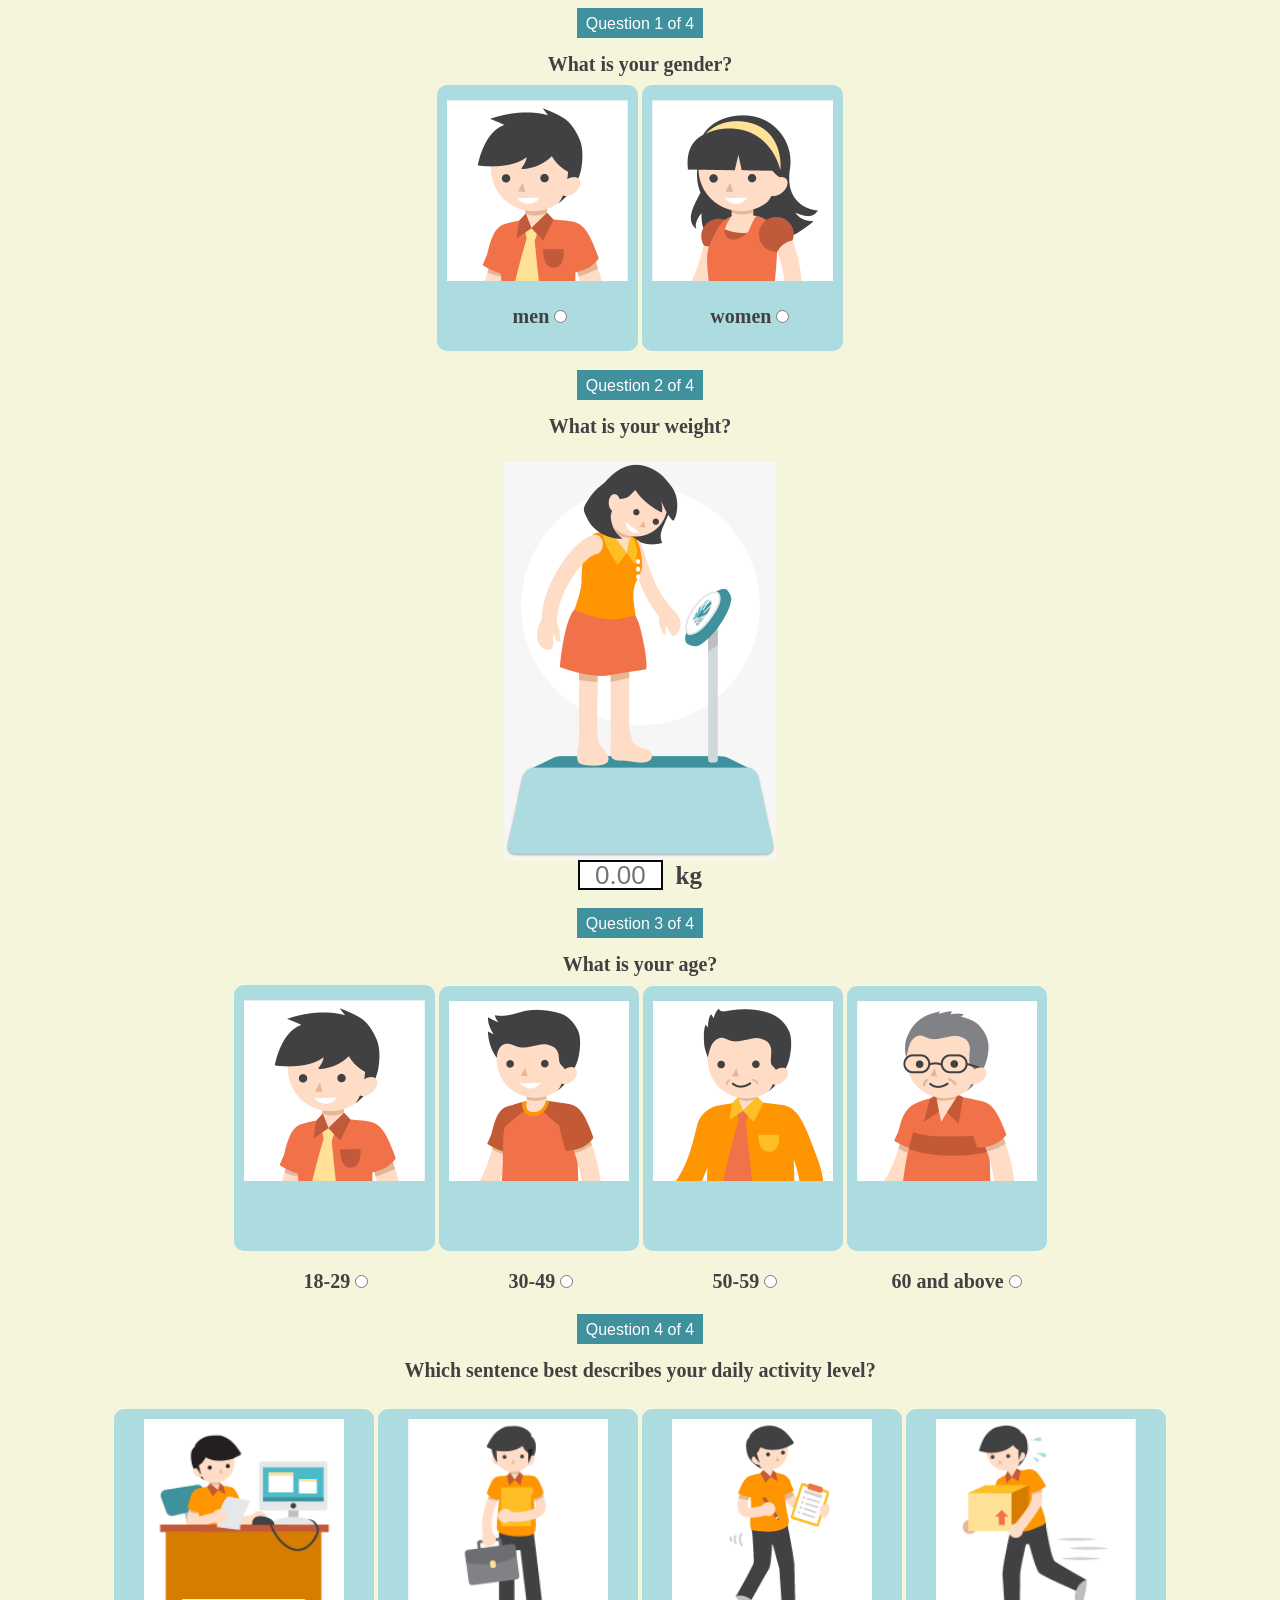
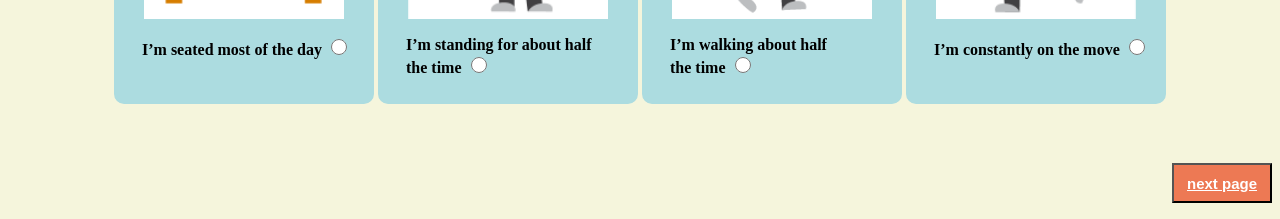
<file: index.html>
<head>
    <meta charset="UTF-8">
    <title>fitness web site </title>
    <link rel="stylesheet" href="style.css">
</head>
<body>
    <center><h4 class="qq">Question 1 of 4</h4></center>
    <center><h3 class="qq">What is your gender?</h3></center>
    <center><table><tr><td><img src="image04.gif" alt="men" class="gender"></td><td><img src="image03.gif" alt="women" class="gender"></td></tr></table>
    <tr><td><p class="gender">&nbsp&nbsp&nbsp&nbsp men<input type="radio" name="gender" value="men"></td><td>&nbsp&nbsp&nbsp&nbsp&nbsp&nbsp&nbsp&nbsp&nbsp&nbsp&nbsp&nbsp&nbsp&nbsp&nbsp&nbsp&nbsp&nbsp&nbsp&nbsp&nbsp&nbsp&nbsp&nbsp&nbsp&nbsp&nbsp women<input type="radio" name="gender" value="women"></p></td></tr></center><br><br>
    <center><h4 class="qq">Question 2 of 4</h4></center>
    <center><h3 class="qq">What is your weight?</h3></center><br>
    <center><img src="bg-weight-area.gif" alt="weight?"></center>
    <center><input type="text" name="age" class="weight" placeholder="0.00"><label >&nbsp&nbspkg</label></center><br>
    <center><h4 class="qq">Question 3 of 4</h4></center>
    <center><h3 class="qq">What is your age?</h3></center>
    <table align="center"><tr>
        <td><img src="image04.gif" alt="" class="age"><br><br><label class="age">&nbsp&nbsp&nbsp&nbsp&nbsp&nbsp&nbsp&nbsp&nbsp&nbsp&nbsp&nbsp&nbsp 18-29</label><input type="radio" name="age" class="age"></td>
    <td><img src="image05.gif" alt="" class="age"><br><br><label class="age" >&nbsp&nbsp&nbsp&nbsp&nbsp&nbsp&nbsp&nbsp&nbsp&nbsp&nbsp&nbsp&nbsp 30-49</label><input type="radio" name="age" class="age"></td>
    <td><img src="image06.gif" alt="" class="age"><br><br><label class="age">&nbsp&nbsp&nbsp&nbsp&nbsp&nbsp&nbsp&nbsp&nbsp&nbsp&nbsp&nbsp&nbsp 50-59</label><input type="radio" name="age" class="age"></td>
    <td><img src="image07.gif" alt="" class="age"><br><br><label class="age">&nbsp&nbsp&nbsp&nbsp&nbsp&nbsp&nbsp&nbsp 60 and above</label><input type="radio" name="age" class="age"></td></tr></table><br>
    <center><h4 class="qq">Question 4 of 4</h4></center>
    <center><h3 class="qq">Which sentence best describes your daily activity level?</h3></center><br>
    <table align="center">
        <tr>
        <td><img src="image10.gif" alt="" class="work"></td>
        <td><img src="image11.gif" alt="" class="work"></td>
        <td><img src="image09.png" alt="" class="work"></td>
        <td><img src="image12.gif" alt="" class="work"></td>
        </tr>
        <tr>
            <td><h4 class="work">I’m seated most of the day
          <input type="radio" name="work" class="work" ></h4></td>
            <td><h4 class="work">I’m standing for about half <br> the time
                <input type="radio" name="work" class="work"></h4></td>
            <td><h4 class="work">I’m walking about half <br> the time
                <input type="radio" name="work" class="work"></h4></td>
            <td><h4 class="work">I’m constantly on the move
                <input type="radio" name="work" class="work"><h4>
            </td>
        </tr></table><br><br>
        <p align="right"><button type="submit" ><a href="fitness01.html">next page</a></button></p>
    
</body>
</file>
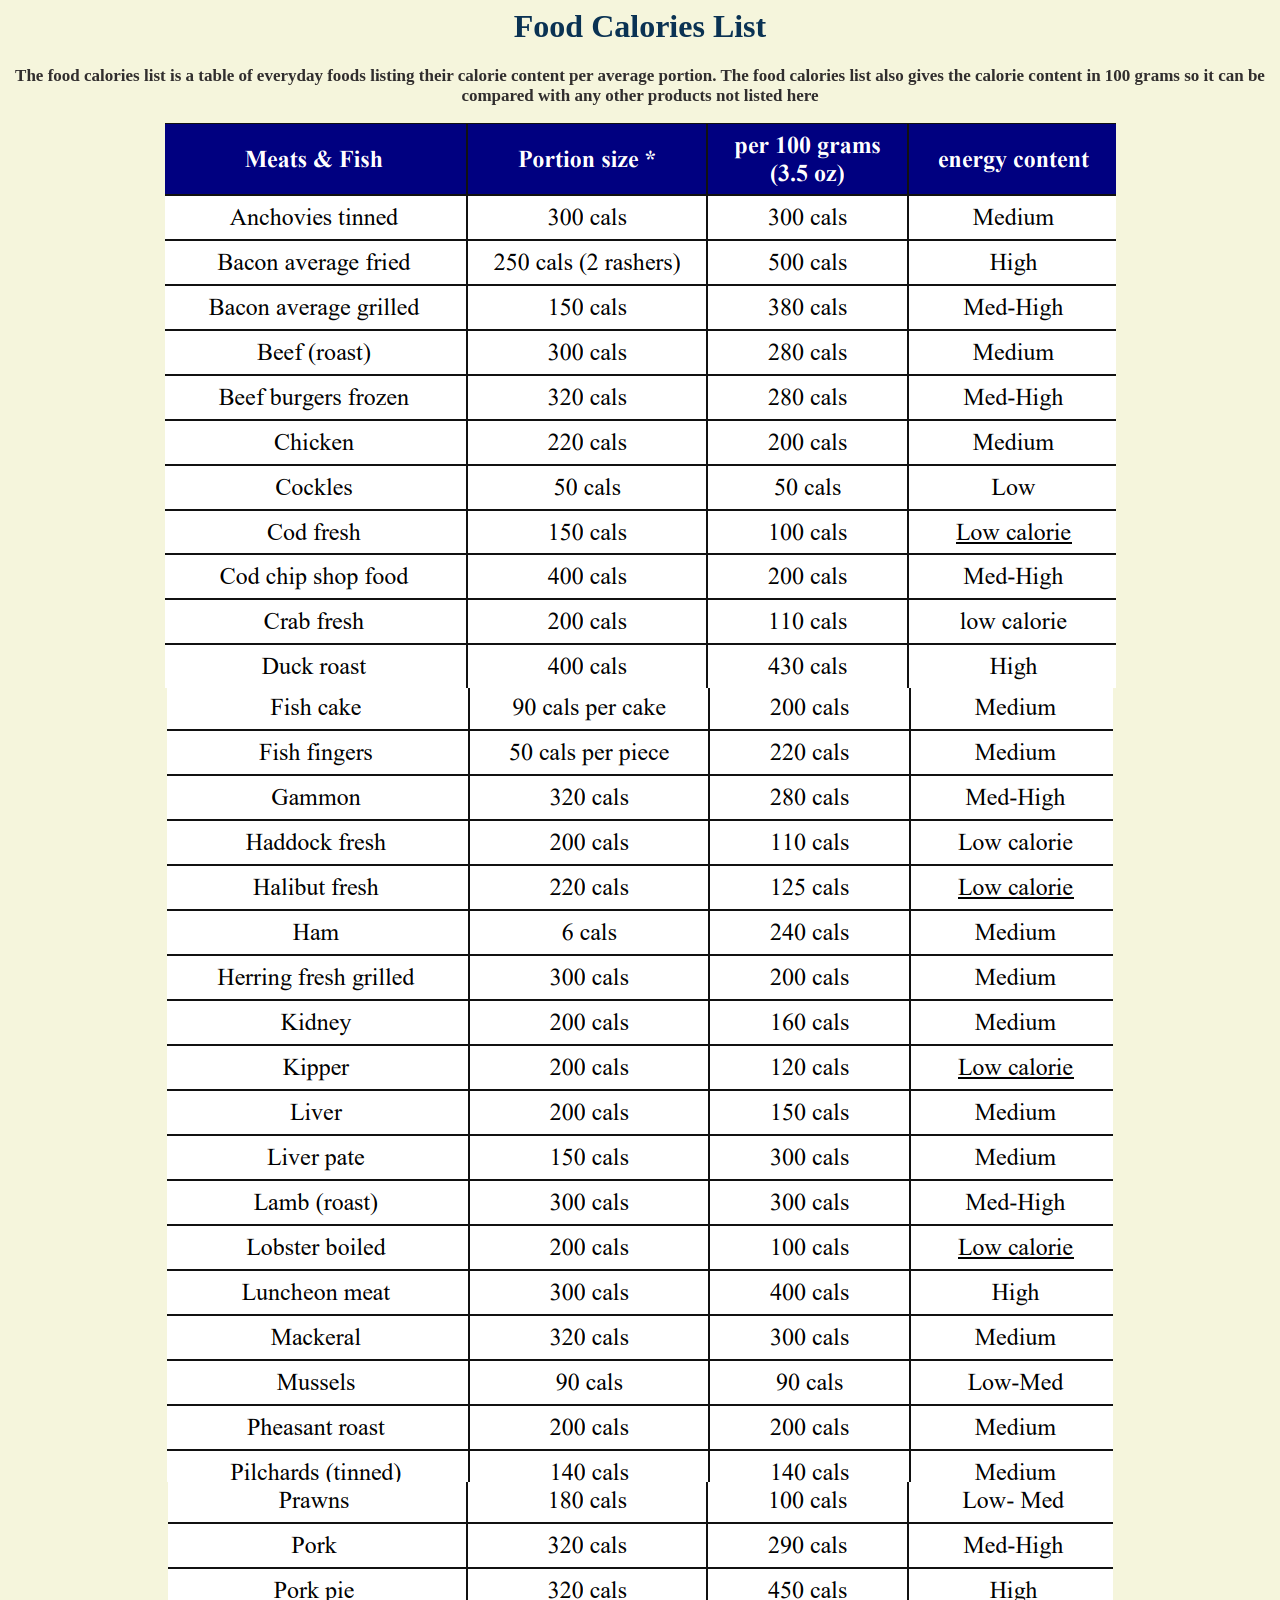
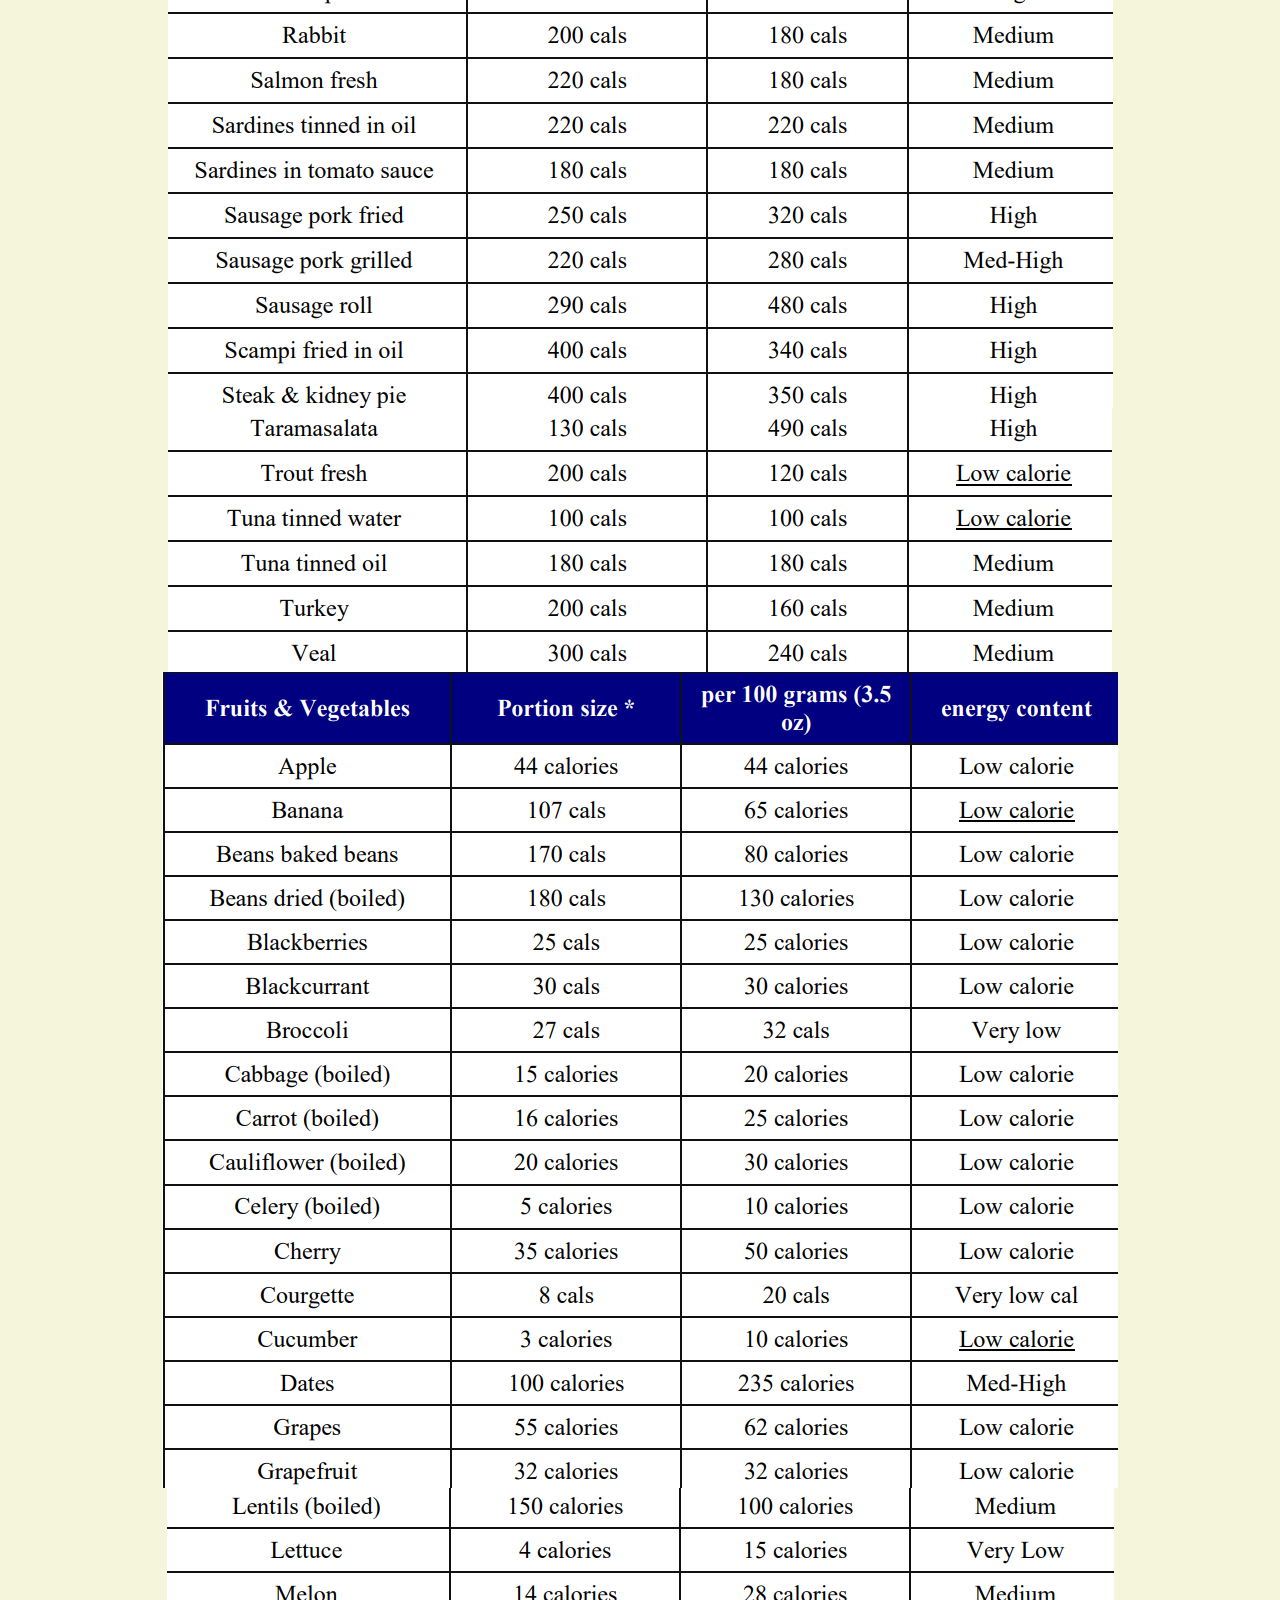
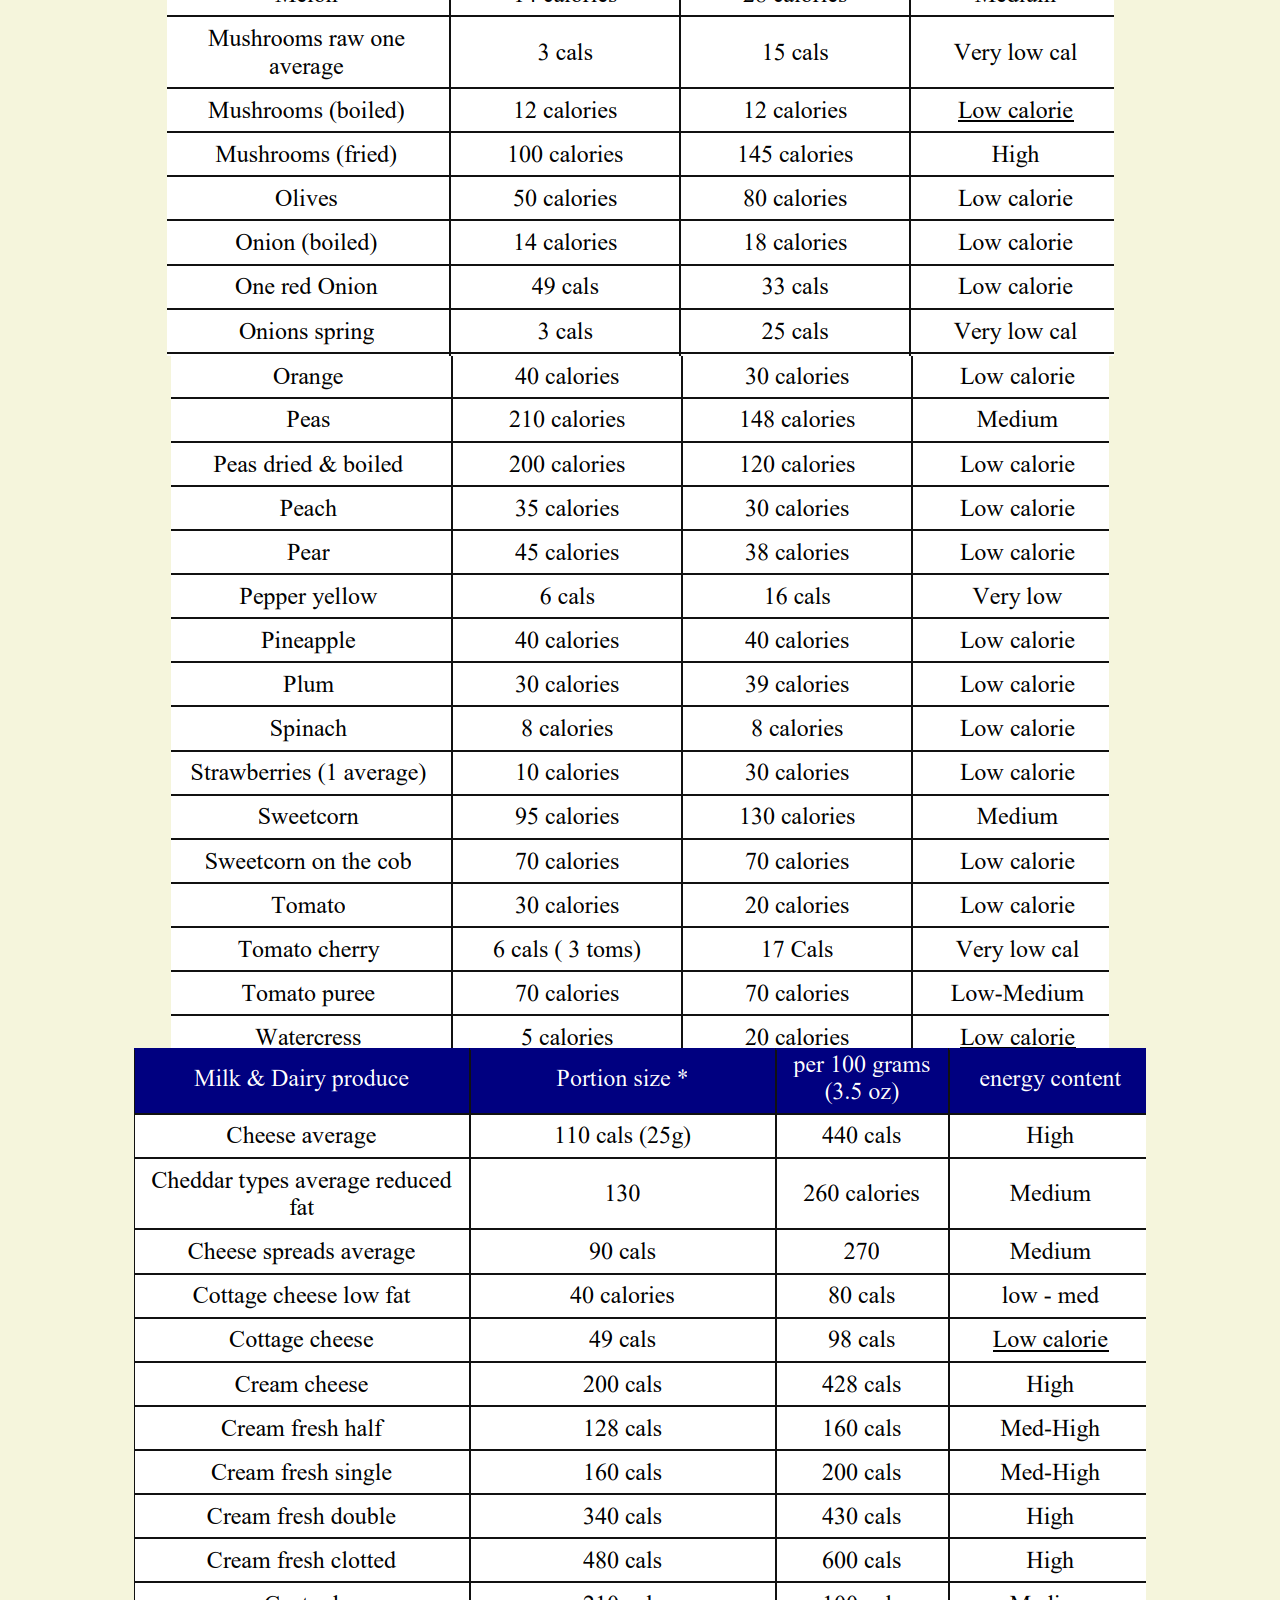
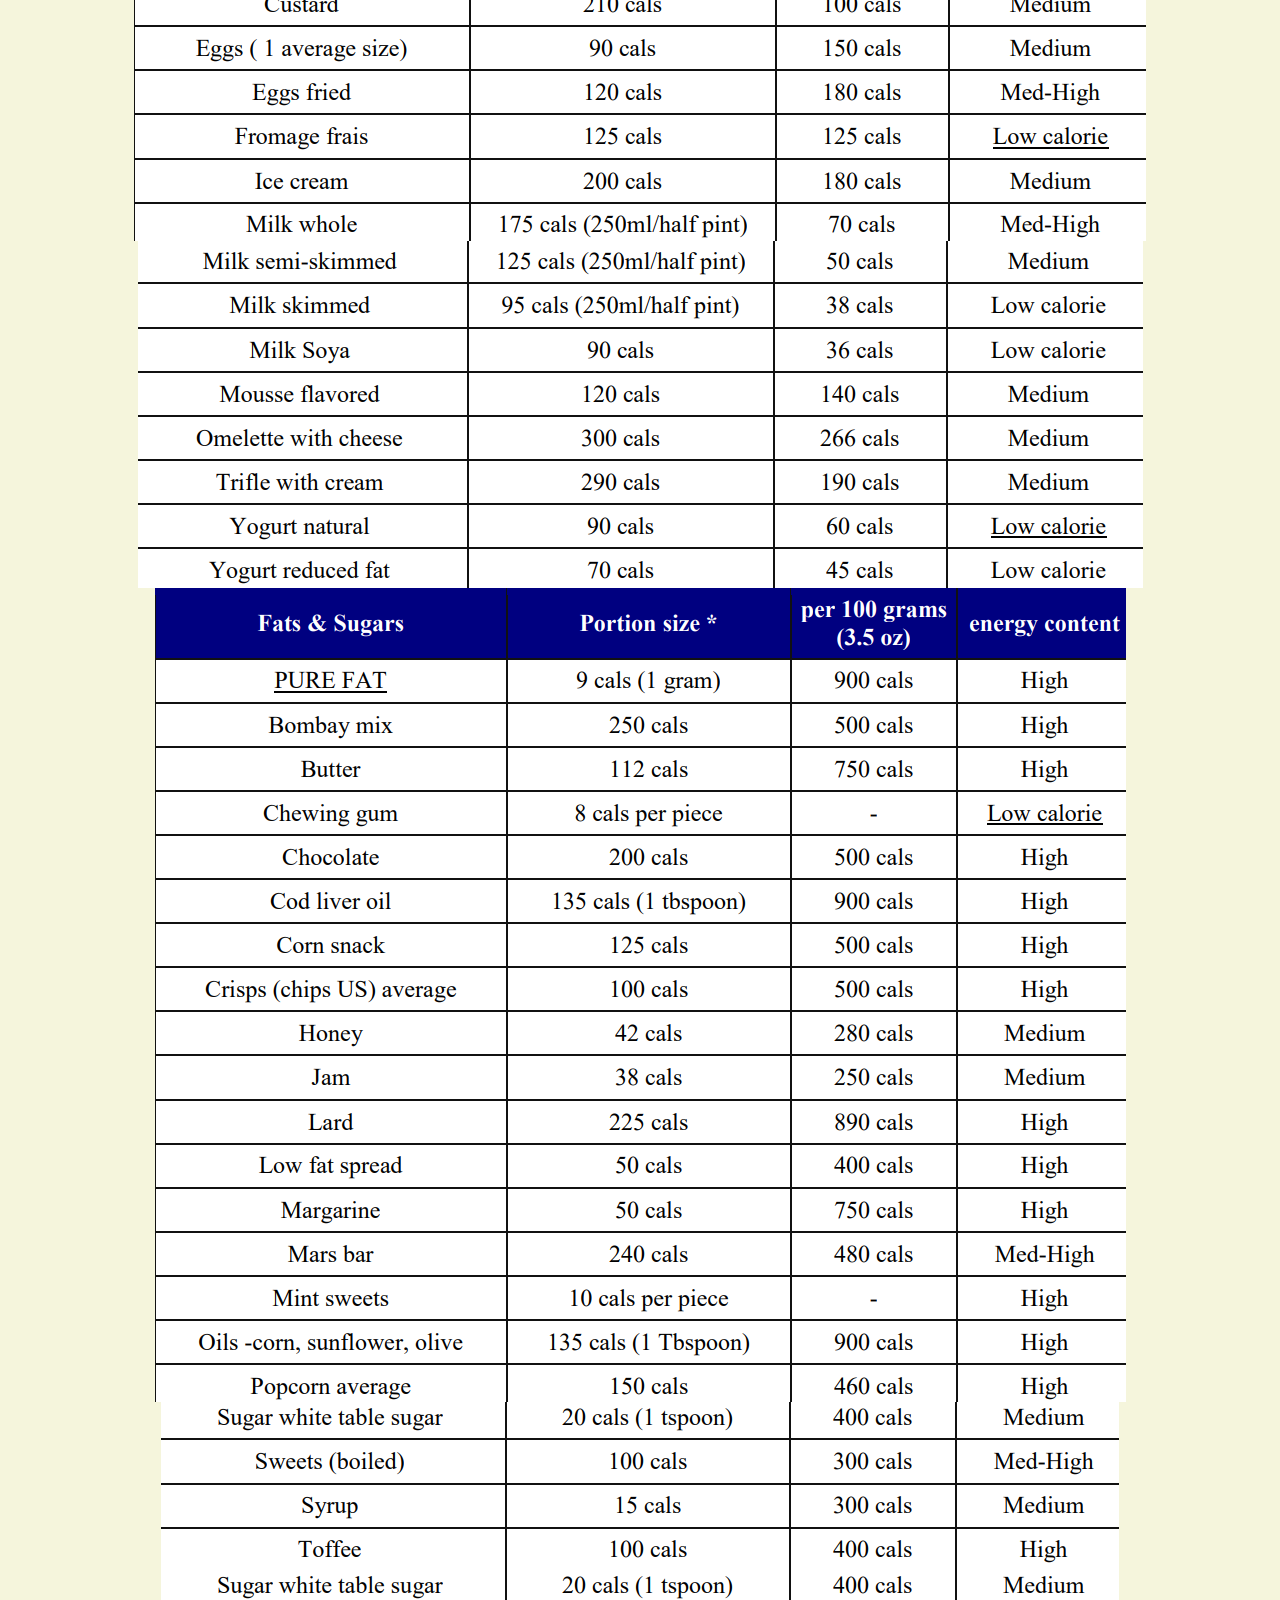
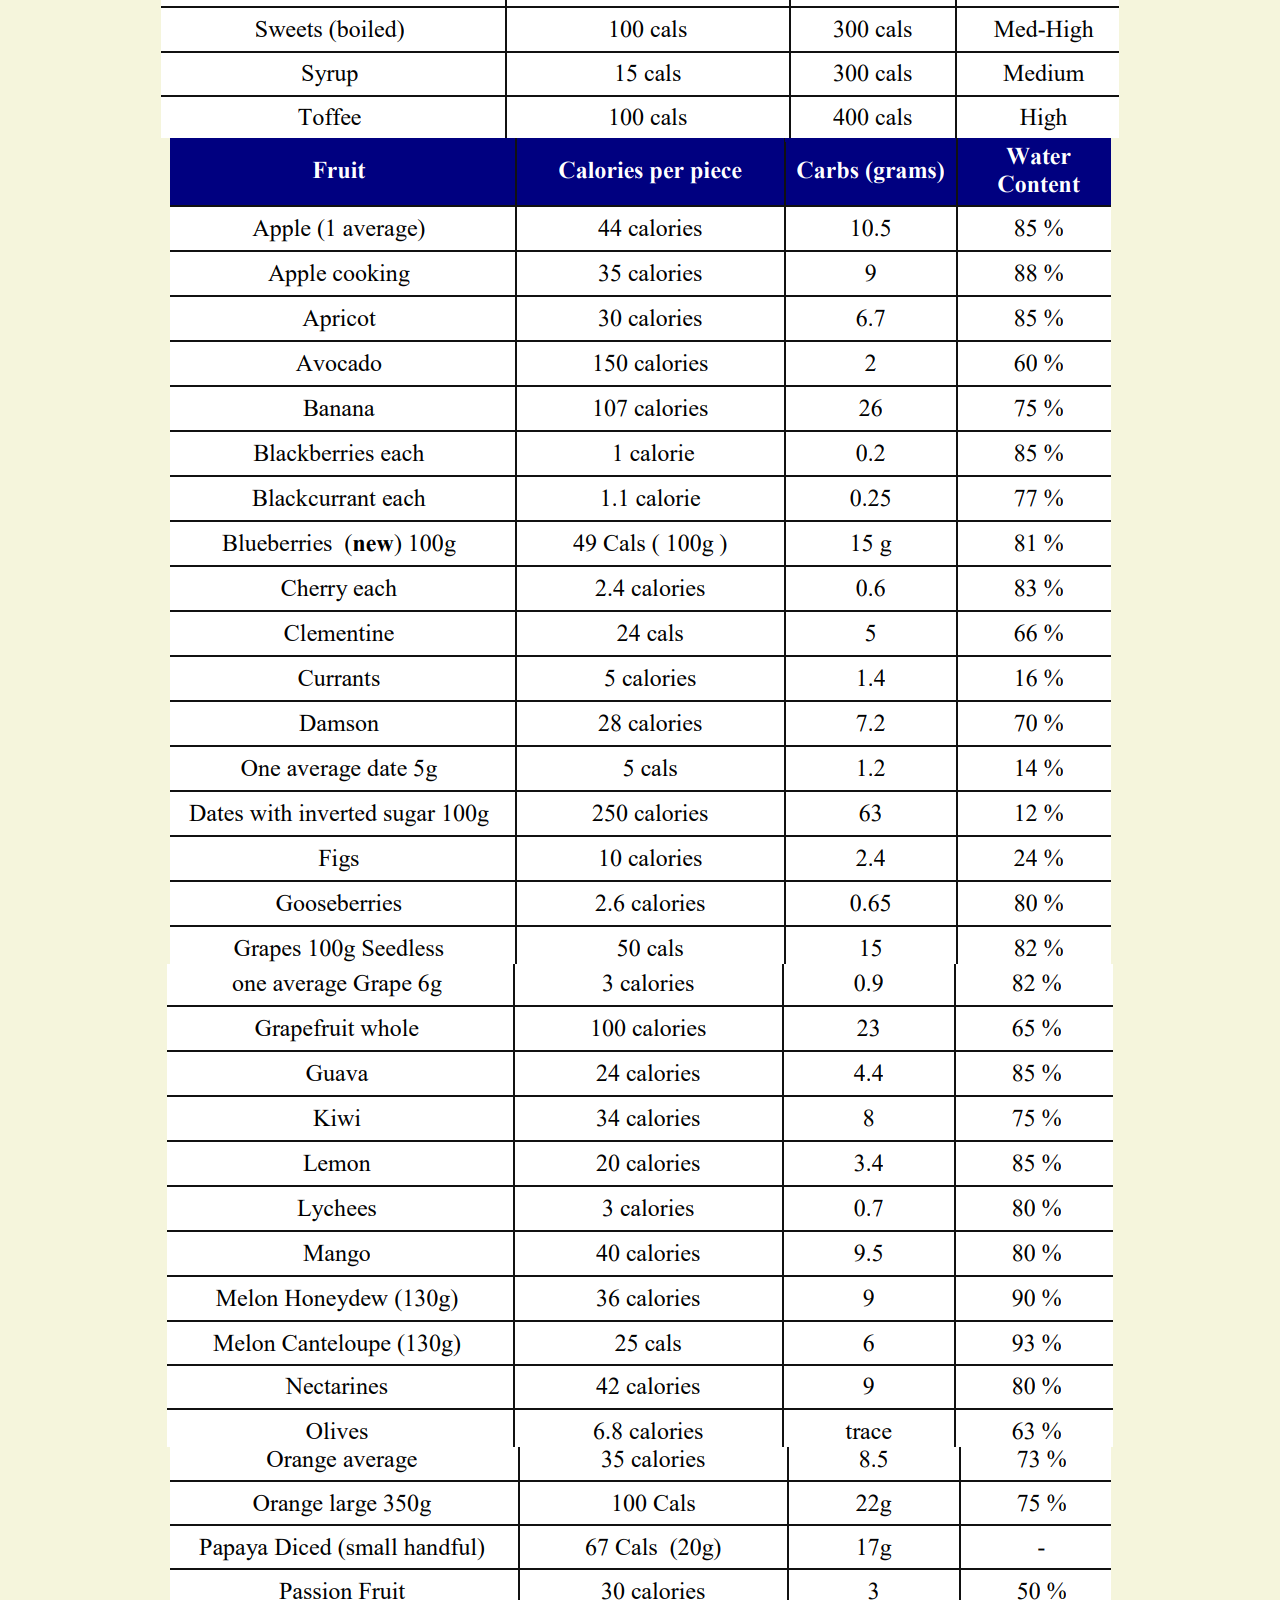
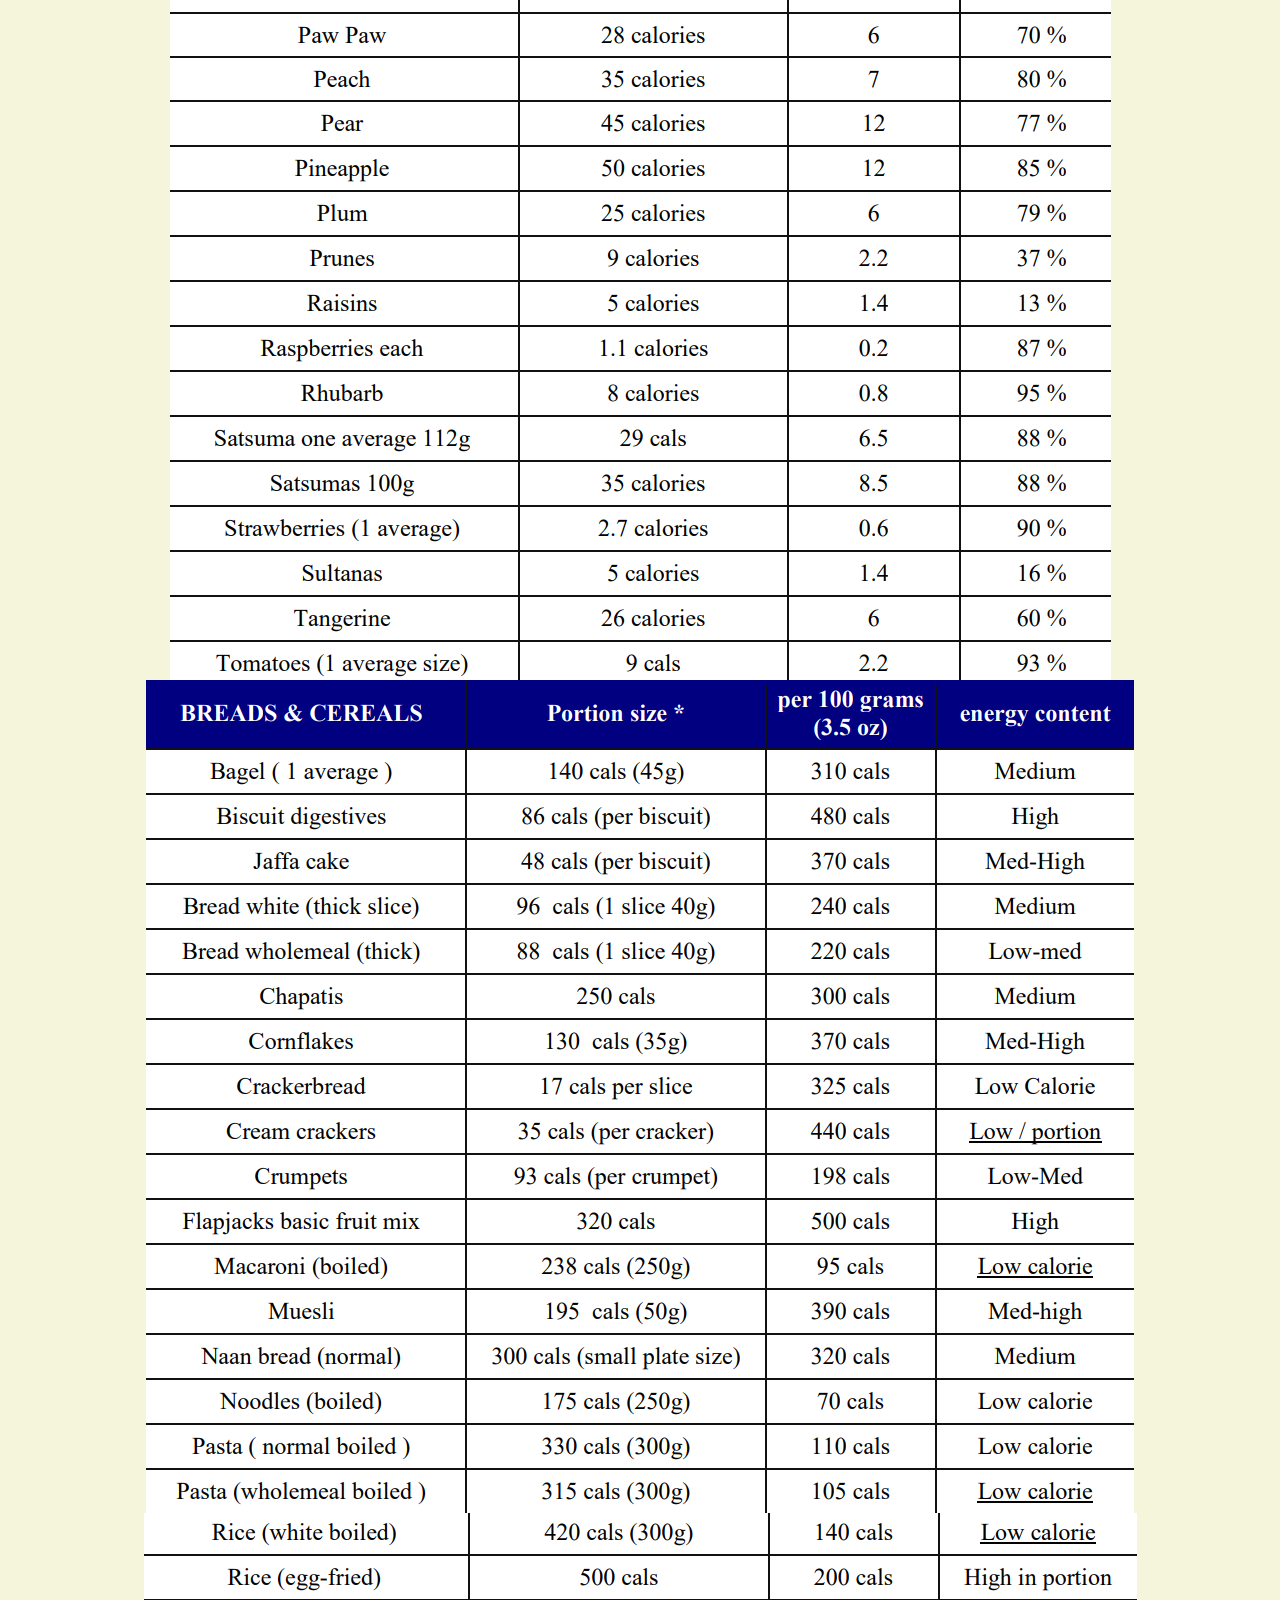
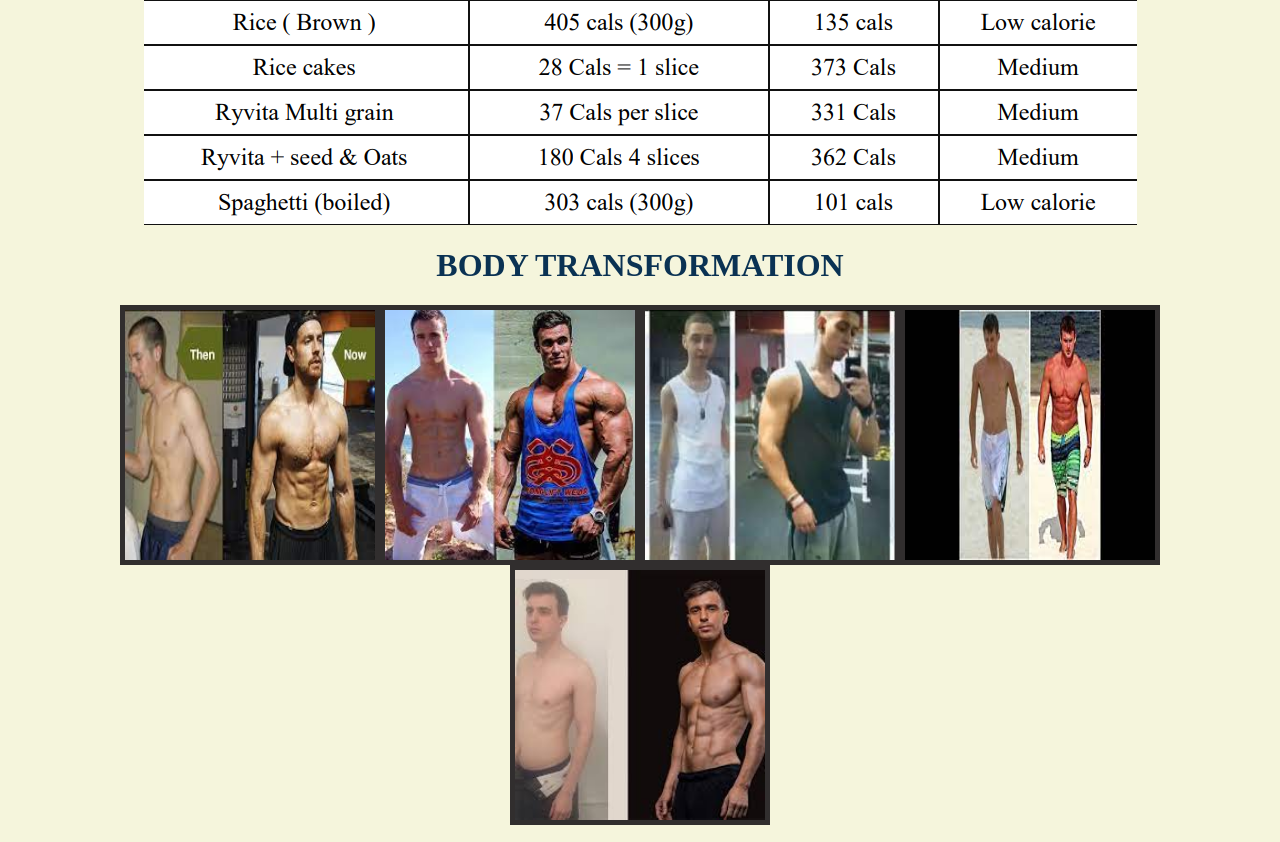
<file: fitness.ecto,trans.html>
<head>
    <meta charset="UTF-8">
    <title>fitness web site </title>
    <link rel="stylesheet" href="fitness.ecto,trans.css">
</head>
<body align="center">
    
    <center><h1>Food Calories List</h1></center>
    <p>The food calories list is a table of everyday foods listing their calorie content per average portion. The 
        food calories list also gives the calorie content in 100 grams so it can be compared with any other 
        products not listed here</p>
    <img src="Food Calories List.pdf - Personal - Microsoft​ Edge 4_30_2022 3_18_14 AM.png" alt=""><br>
    <img src="Food Calories List.pdf - Personal - Microsoft​ Edge 4_30_2022 3_18_31 AM.png" alt=""><br>
    <img src="Food Calories List.pdf - Personal - Microsoft​ Edge 4_30_2022 3_18_43 AM.png" alt=""><br>
    <img src="Food Calories List.pdf - Personal - Microsoft​ Edge 4_30_2022 3_18_52 AM (2).png" alt=""><br>
    <img src="Food Calories List.pdf - Personal - Microsoft​ Edge 4_30_2022 3_19_37 AM.png" alt=""><br>
    <img src="Food Calories List.pdf - Personal - Microsoft​ Edge 4_30_2022 3_19_48 AM.png" alt=""><br>
    <img src="Food Calories List.pdf - Personal - Microsoft​ Edge 4_30_2022 3_20_00 AM.png" alt=""><br>
    <img src="Food Calories List.pdf - Personal - Microsoft​ Edge 4_30_2022 3_20_12 AM.png" alt=""><br>
    <img src="Food Calories List.pdf - Personal - Microsoft​ Edge 4_30_2022 3_20_26 AM.png" alt=""><br>
    <img src="Food Calories List.pdf - Personal - Microsoft​ Edge 4_30_2022 3_20_38 AM.png" alt=""><br>
    <img src="Food Calories List.pdf - Personal - Microsoft​ Edge 4_30_2022 3_20_53 AM.png" alt=""><br>
    <img src="Food Calories List.pdf - Personal - Microsoft​ Edge 4_30_2022 3_20_53 AM.png" alt=""> <br>
    <img src="Food Calories List.pdf - Personal - Microsoft​ Edge 4_30_2022 3_21_10 AM.png" alt=""><br>
    <img src="Food Calories List.pdf - Personal - Microsoft​ Edge 4_30_2022 3_21_23 AM.png" alt=""><br>
    <img src="Food Calories List.pdf - Personal - Microsoft​ Edge 4_30_2022 3_21_39 AM.png" alt=""><br>
    <img src="Food Calories List.pdf - Personal - Microsoft​ Edge 4_30_2022 3_33_29 AM.png" alt=""><br>
    <img src="Food Calories List.pdf - Personal - Microsoft​ Edge 4_30_2022 3_33_39 AM.png" alt=""><br>
<center><h1>BODY TRANSFORMATION</h1></center>
    <p align="center"><table >
        <tr><img src="download (6).jpg" alt="" width="250" height="250" border="5"></tr>
        <tr><img src="download (7).jpg" alt="" width="250" height="250" border="5"></tr>
        <tr><img src="download (8).jpg" alt="" width="250" height="250" border="5"></tr>
        <tr><img src="download (3).jpg" alt="" width="250" height="250" border="5"></tr>
        <tr><img src="images (2).jpg" alt="" width="250" height="250" border="5"></tr>
    </table></p>
</body>
</file>
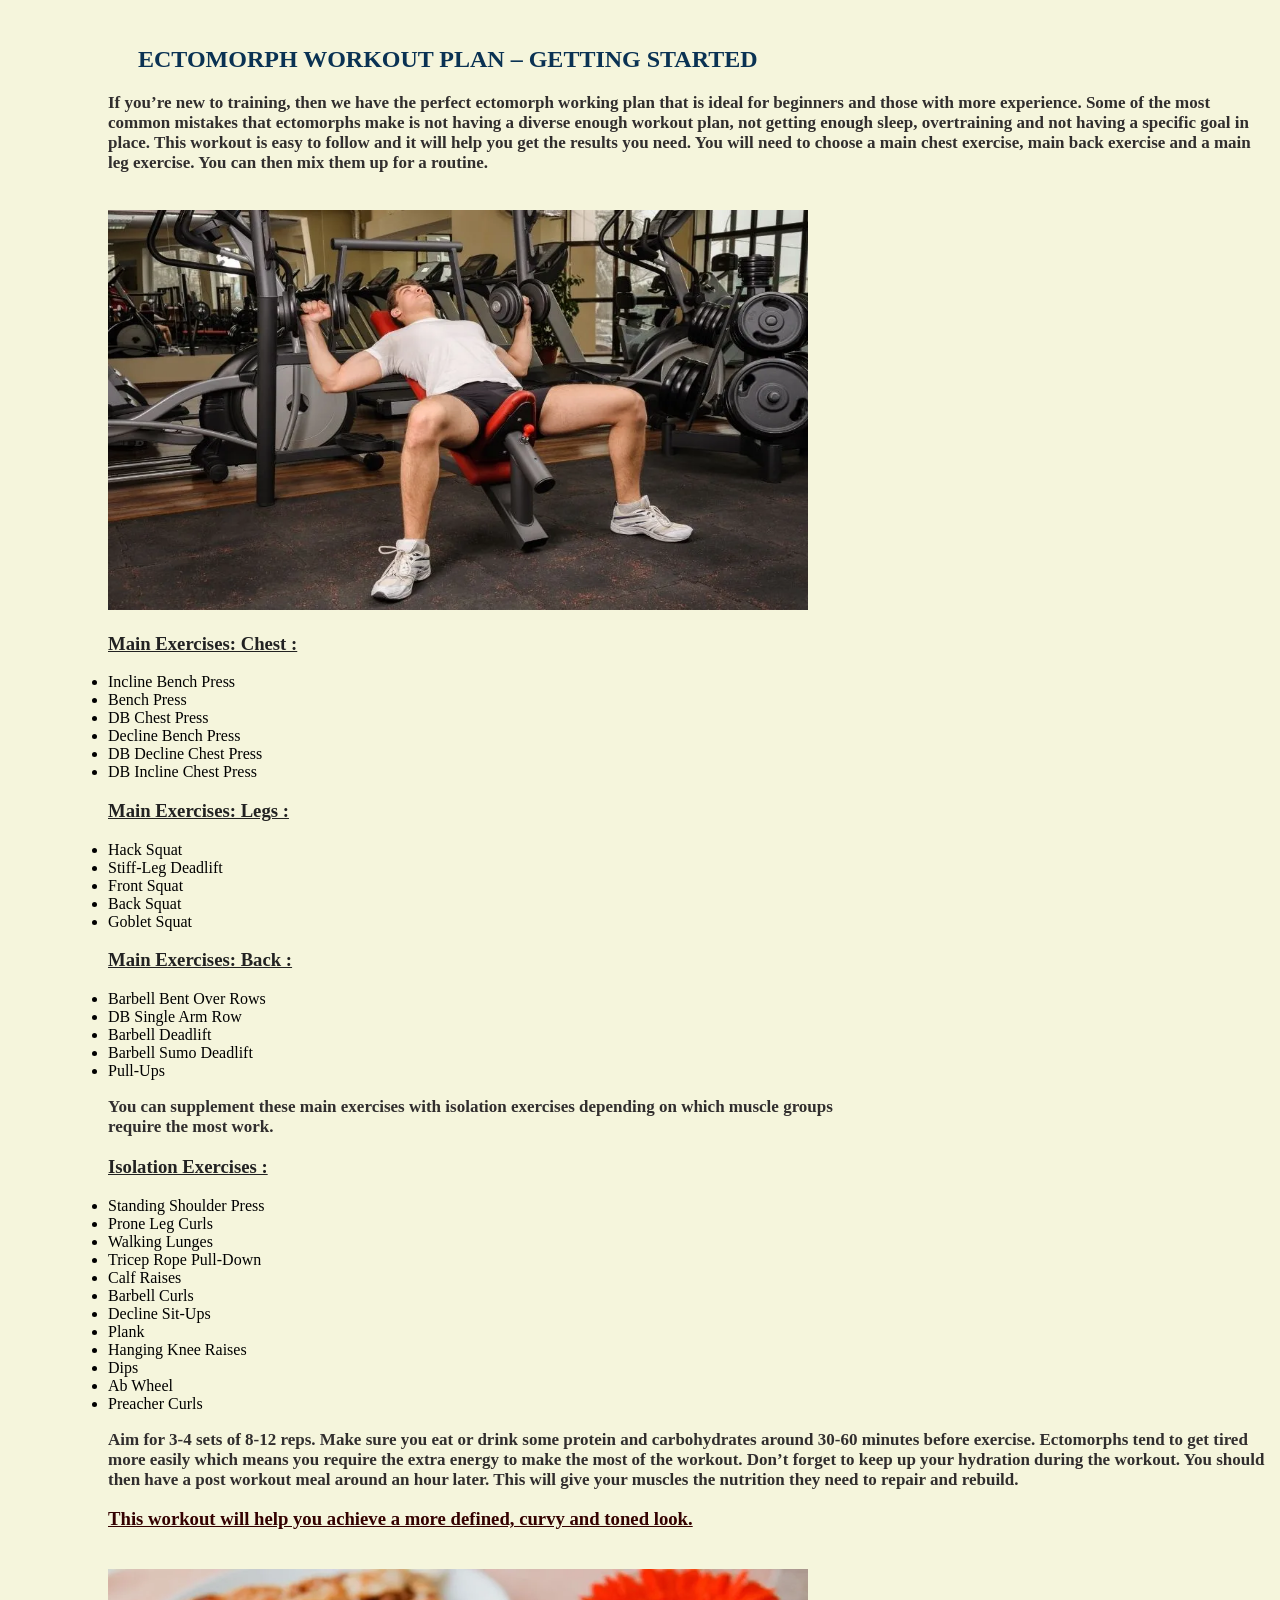
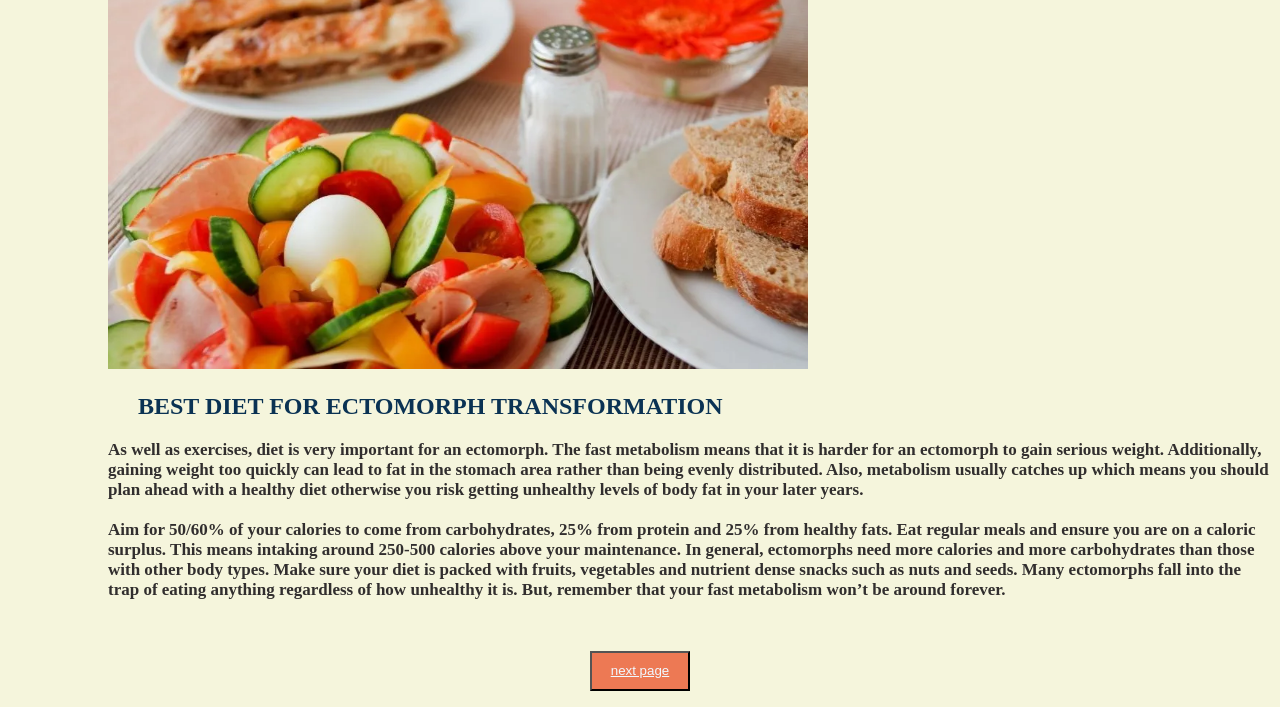
<file: fitness.ecto.html>
<head>
    <meta charset="UTF-8">
    <title>fitness web site </title>
    <link rel="stylesheet" href="fitness.ecto.css">
</head>
<body>
    <br>
    <h2 class="ecto">ECTOMORPH WORKOUT PLAN – GETTING STARTED</h2>
    <ol class="p"><li><p class="ecto">If you’re new to training, then we have the perfect ectomorph working plan that is ideal for beginners and those with more experience. Some of the most common mistakes that ectomorphs make is not having a diverse enough workout plan, not getting enough sleep, overtraining and not having a specific goal in place. This workout is easy to follow and it will help you get the results you need. You will need to choose a main chest exercise, main back exercise and a main leg exercise. You can then mix them up for a routine.</p></li></ol>
    <ol class="img">
        <li><img src="Ectomorph-Workout-Plan.webp" alt="" width="700" height="400" class="ecto"></li>
    </ol>
    <h3>Main Exercises: Chest :</h3>
    <ol>
        <li>Incline Bench Press</li>
        <li>Bench Press</li>
        <li>DB Chest Press</li>
        <li>Decline Bench Press</li>
        <li>DB Decline Chest Press</li>
        <li>DB Incline Chest Press</li>

    </ol>
    <h3>Main Exercises: Legs :</h3>
    <ol>
        <li>Hack Squat</li>
        <li>Stiff-Leg Deadlift</li>
        <li>Front Squat</li>
        <li>Back Squat</li>
        <li>Goblet Squat</li>
    </ol>
    <h3>Main Exercises: Back :</h3>
    <ol>
        <li>Barbell Bent Over Rows</li>
        <li>DB Single Arm Row</li>
        <li>Barbell Deadlift</li>
        <li>Barbell Sumo Deadlift</li>
        <li>Pull-Ups</li>
    </ol>
    <ol class="p"><li><p class="ecto">You can supplement these main exercises with isolation exercises depending on which muscle groups <br> require the most work.
    </p></li></ol>
    <h3>Isolation Exercises :</h3>
    <ol>
        <li>Standing Shoulder Press</li>
        <li>Prone Leg Curls</li>
        <li>Walking Lunges</li>
        <li>Tricep Rope Pull-Down</li>
        <li>Calf Raises</li>
        <li>Barbell Curls</li>
        <li>Decline Sit-Ups</li>
        <li>Plank</li>
        <li>Hanging Knee Raises</li>
        <li>Dips</li>
        <li>Ab Wheel</li>
        <li>Preacher Curls</li>
    </ol>
    <ol class="p"><li><p class="ecto">Aim for 3-4 sets of 8-12 reps. Make sure you eat or drink some protein and carbohydrates around 30-60 minutes before exercise. Ectomorphs tend to get tired more easily which means you require the extra energy to make the most of the workout. Don’t forget to keep up your hydration during the workout. You should then have a post workout meal around an hour later. This will give your muscles the nutrition they need to repair and rebuild.</p></li></ol>
    <h3 class="red">This workout will help you achieve a more defined, curvy and toned look.</h3>
    <ol class="img"><li><img src="Best-Diet-for-Ectomorph-Transformation.webp" width="700" height="400" class="ecto"></li></ol>
    <h2 class="ecto">BEST DIET FOR ECTOMORPH TRANSFORMATION</h2>
    <ol class="p"><li><p class="ecto">As well as exercises, diet is very important for an ectomorph. The fast metabolism means that it is harder for an ectomorph to gain serious weight. Additionally, gaining weight too quickly can lead to fat in the stomach area rather than being evenly distributed. Also, metabolism usually catches up which means you should plan ahead with a healthy diet otherwise you risk getting unhealthy levels of body fat in your later years.
        <br><br> Aim for 50/60% of your calories to come from carbohydrates, 25% from protein and 25% from healthy fats. Eat regular meals and ensure you are on a caloric surplus. This means intaking around 250-500 calories above your maintenance. In general, ectomorphs need more calories and more carbohydrates than those with other body types. Make sure your diet is packed with fruits, vegetables and nutrient dense snacks such as nuts and seeds. Many ectomorphs fall into the trap of eating anything regardless of how unhealthy it is. But, remember that your fast metabolism won’t be around forever.
        </p></li></ol><br>
        <p align="center"><button type="button"><a href="fitness.ecto,trans.html">next page</a></button></p>
</body>
</file>
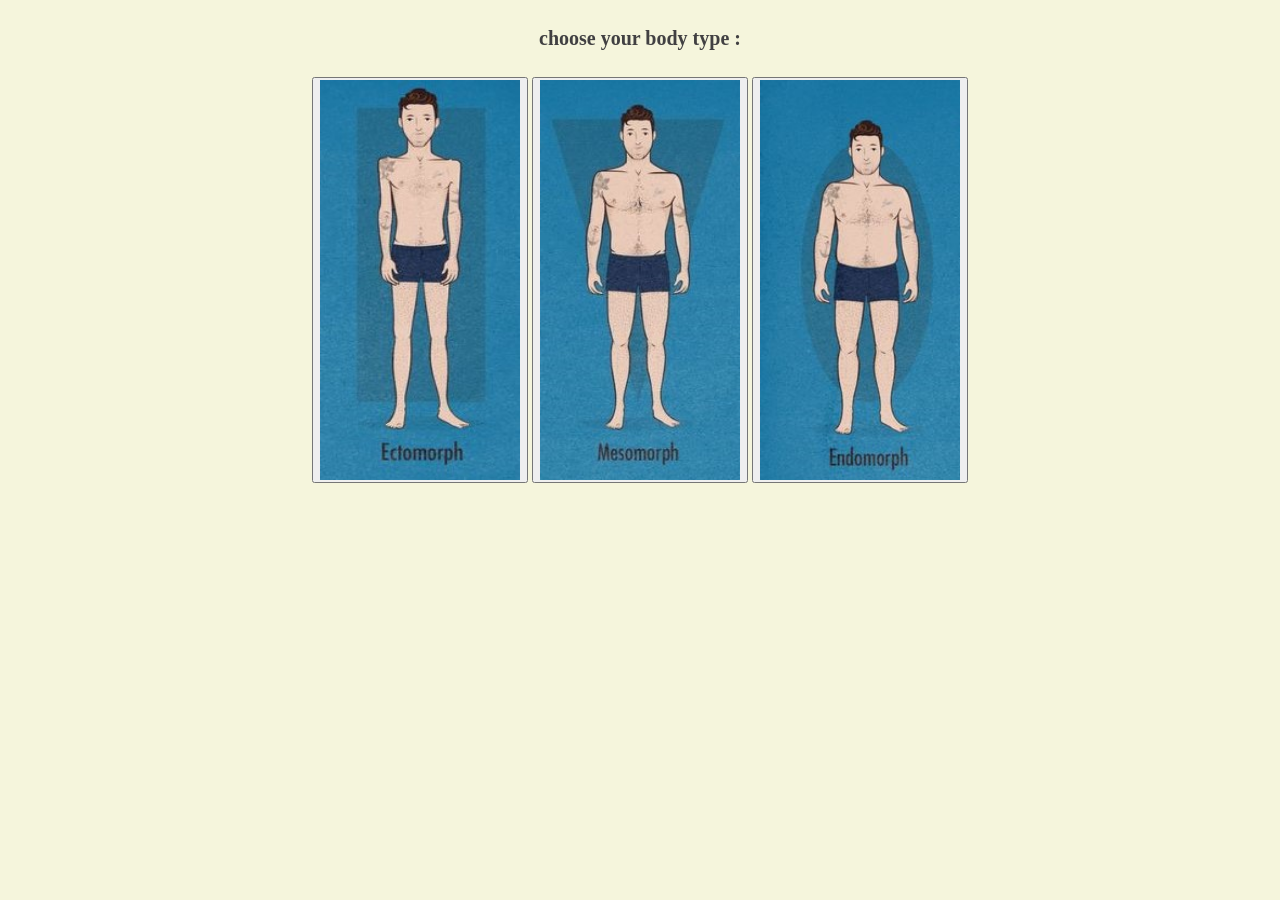
<file: fitness01.html>
<head>
    <meta charset="UTF-8">
    <title>fitness web site </title>
    <link rel="stylesheet" href="style01.css">
</head>
<body>
    <br>
    <center><h2>choose your body type :</h2></center><br>
    <table align="center">
    <tr><td><button><a href="fitness.ecto.html"><img src="ecto.jpg" alt="" width="200" height="400"></a> </button></td>
        <td><button><a href=""><img src="miso.jpg" alt="" width="200" height="400" ></a> </button></td>
    <td><button><a href=""><img src="endo.jpg" alt="" width="200" height="400" ></a> </button></td></tr></table>
</body>
</file>
<file: style.css>
body{
    background-color: beige;
}
h4.qq{
    display: inline-block;
    vertical-align: top;
    background: #3e919d;
    color: #fff;
    font: 16px/19px "Montserrat", Arial, Helvetica, sans-serif;
    padding: 6px 9px 5px;
    margin: 0 0 14px;
}
h3{
    margin: 0 0 6px;
    font-size: 20px;
    line-height: 24px;
    font-weight: bold;
    color: #414042;
}
p.gender{
    margin: 0 0 6px;
    font-size: 20px;
    line-height: 24px;
    font-weight: bold;
    color: #414042;
}
input.weight{
    width: 85px;
    border: solid #050708;
    border-width: 2px 2px 2px 2px ;
    background: #fff;
    padding: 7px 15px;
    height: 30px;
    font-size: 26px;
}
label{
    margin: 0 0 6px;
    font-size: 25px;
    line-height: 24px;
    font-weight: bold;
    color: #414042;
}
img.age{
    border: solid #acdce0;
    border-width: 15px 10px 70px 10px;
    border-radius: 10px;
}
img.work{
    border: solid #acdce0;
    border-width: 10px 30px 85px 30px;
    border-radius: 10px;
    width: 200px;
    height: 200px;
}
img.gender{
    border: solid #acdce0;
    border-width: 15px 10px 70px 10px;
    border-radius: 10px;
}
label.age{
    margin: 0;
    font-weight: 600;
    font-size: 20px;
    line-height: 24px;
    color: #414042;
}
input.work{
    width: 1.2em;
    height: 1.2em;
}
button{
    width: 100px;
    height: 40px;
    background-color: #ed7954;
}
a{
    color: #fff;
    font-size: 15px;
    font-weight: bold;
}h4.work{
    display: block;
    margin-block-start: -4.5em;
    margin-inline-start: 28px;
    margin-inline-end: 0px;
    font-weight: bold;
}
p.gender{
    display: block;
    margin-block-start: -2.5em;
}
</file>
<file: fitness.ecto,trans.css>
h1{
    font-weight: bold;
    color: #0a3253;
}
body{
    background-color: beige;
}
h2{
    font-weight: bold;
    color: #0a3253;
}
p{
font-weight: bold;
    font-size: 17px;
    color: rgb(49, 46, 46);
}
</file>
<file: fitness.ecto.css>
body{
    background-color: beige;
}
ol{
    list-style-type: disc;
    margin-left: 60px;
    
}
ol.img{
    list-style-type: none;
    margin-left: 60px;
}
ol.p{
    list-style-type:none;
}
img.ecto{
    margin-top: 20px;
    
}
h2.ecto{
    margin-left: 130px;
    font-weight: bold;
    color: #0a3253;
}
p.ecto{
    font-weight: bold;
    font-size: 17px;
    color: rgb(49, 46, 46);
    
}
h3{
    margin-left: 100px;
    font-weight: bold;
    color: #222;
    text-decoration: underline ;
}
h3.red{
    margin-left: 100px;
    font-weight: bold;
    color: rgb(52, 1, 1);
}
img.body{
    width: 100%;
}
button{
    width: 100px;
    height: 40px;
    background-color: #ed7954;
}
a{
    color: aliceblue;
}
</file>
<file: style01.css>
body{
    background-color: beige;
}
h2{
    margin: 0 0 6px;
    font-size: 20px;
    line-height: 24px;
    font-weight: bold;
    color: #414042;
}
</file>
